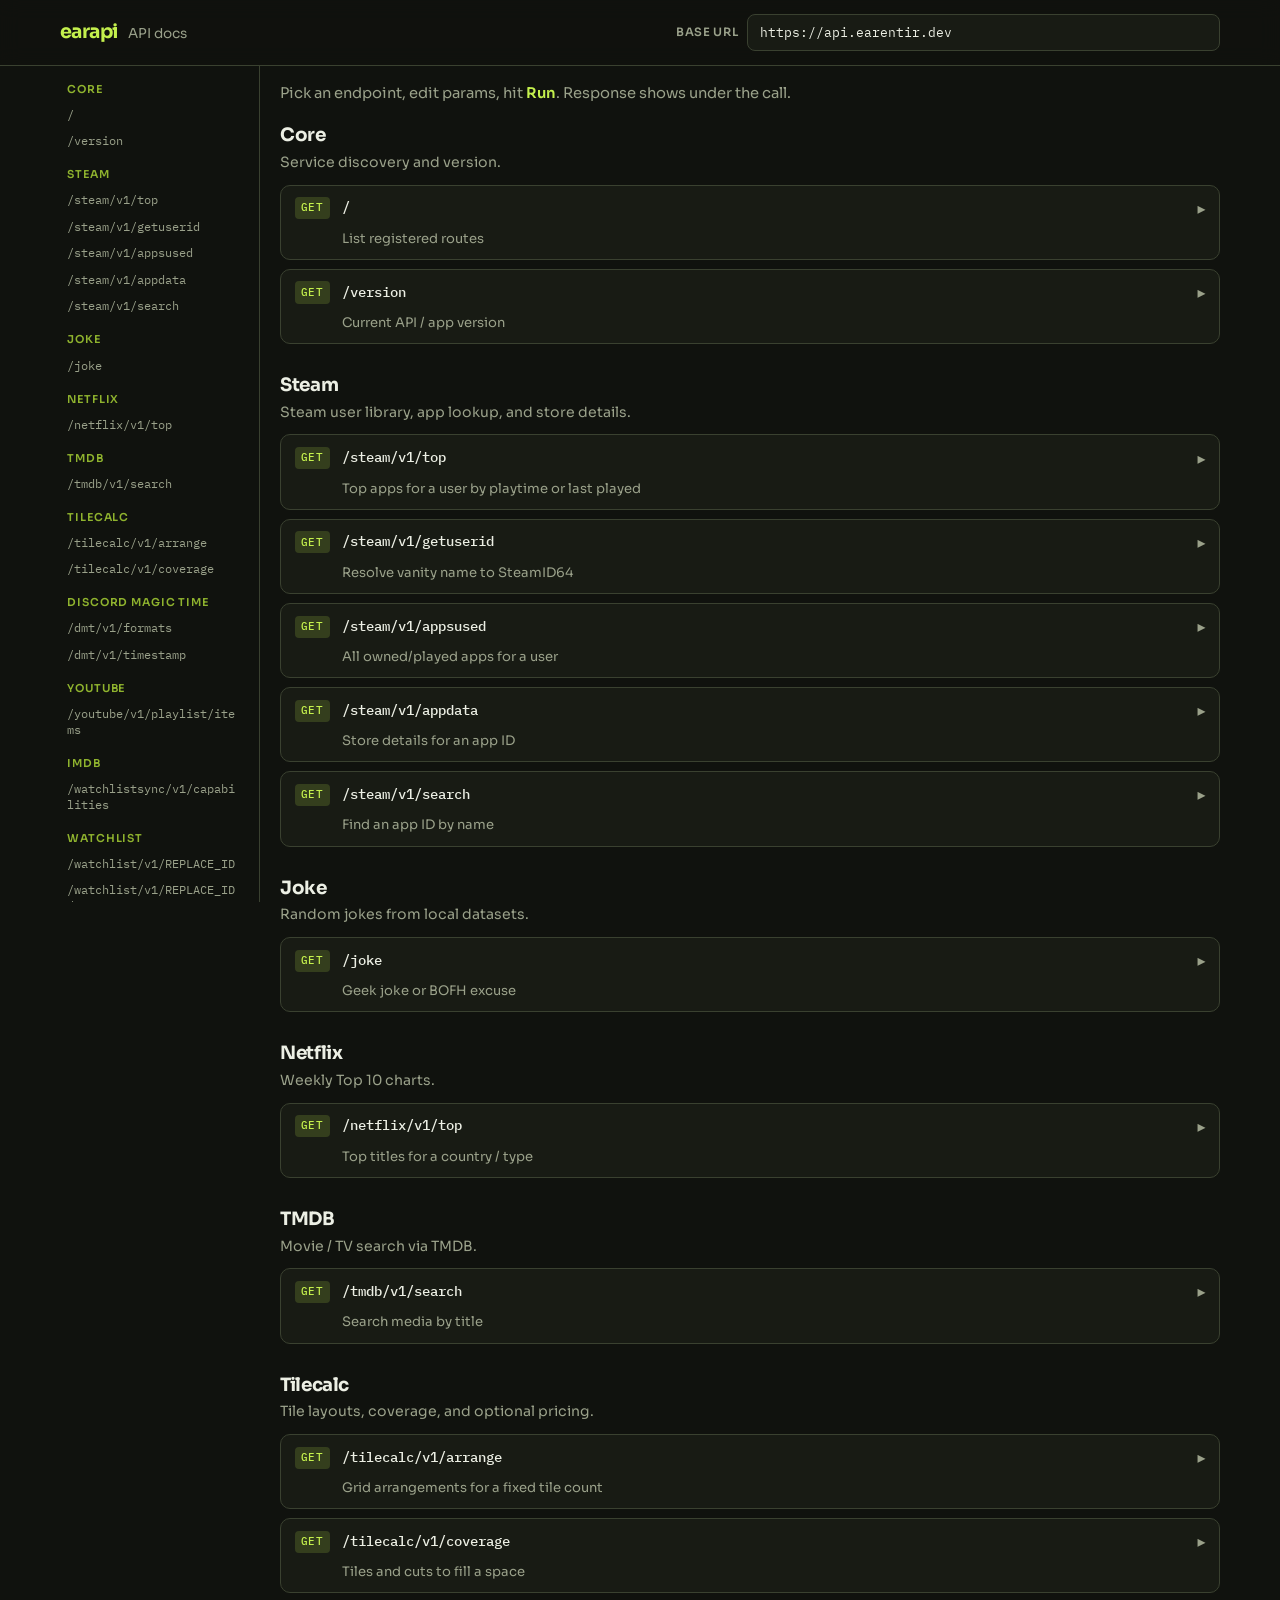
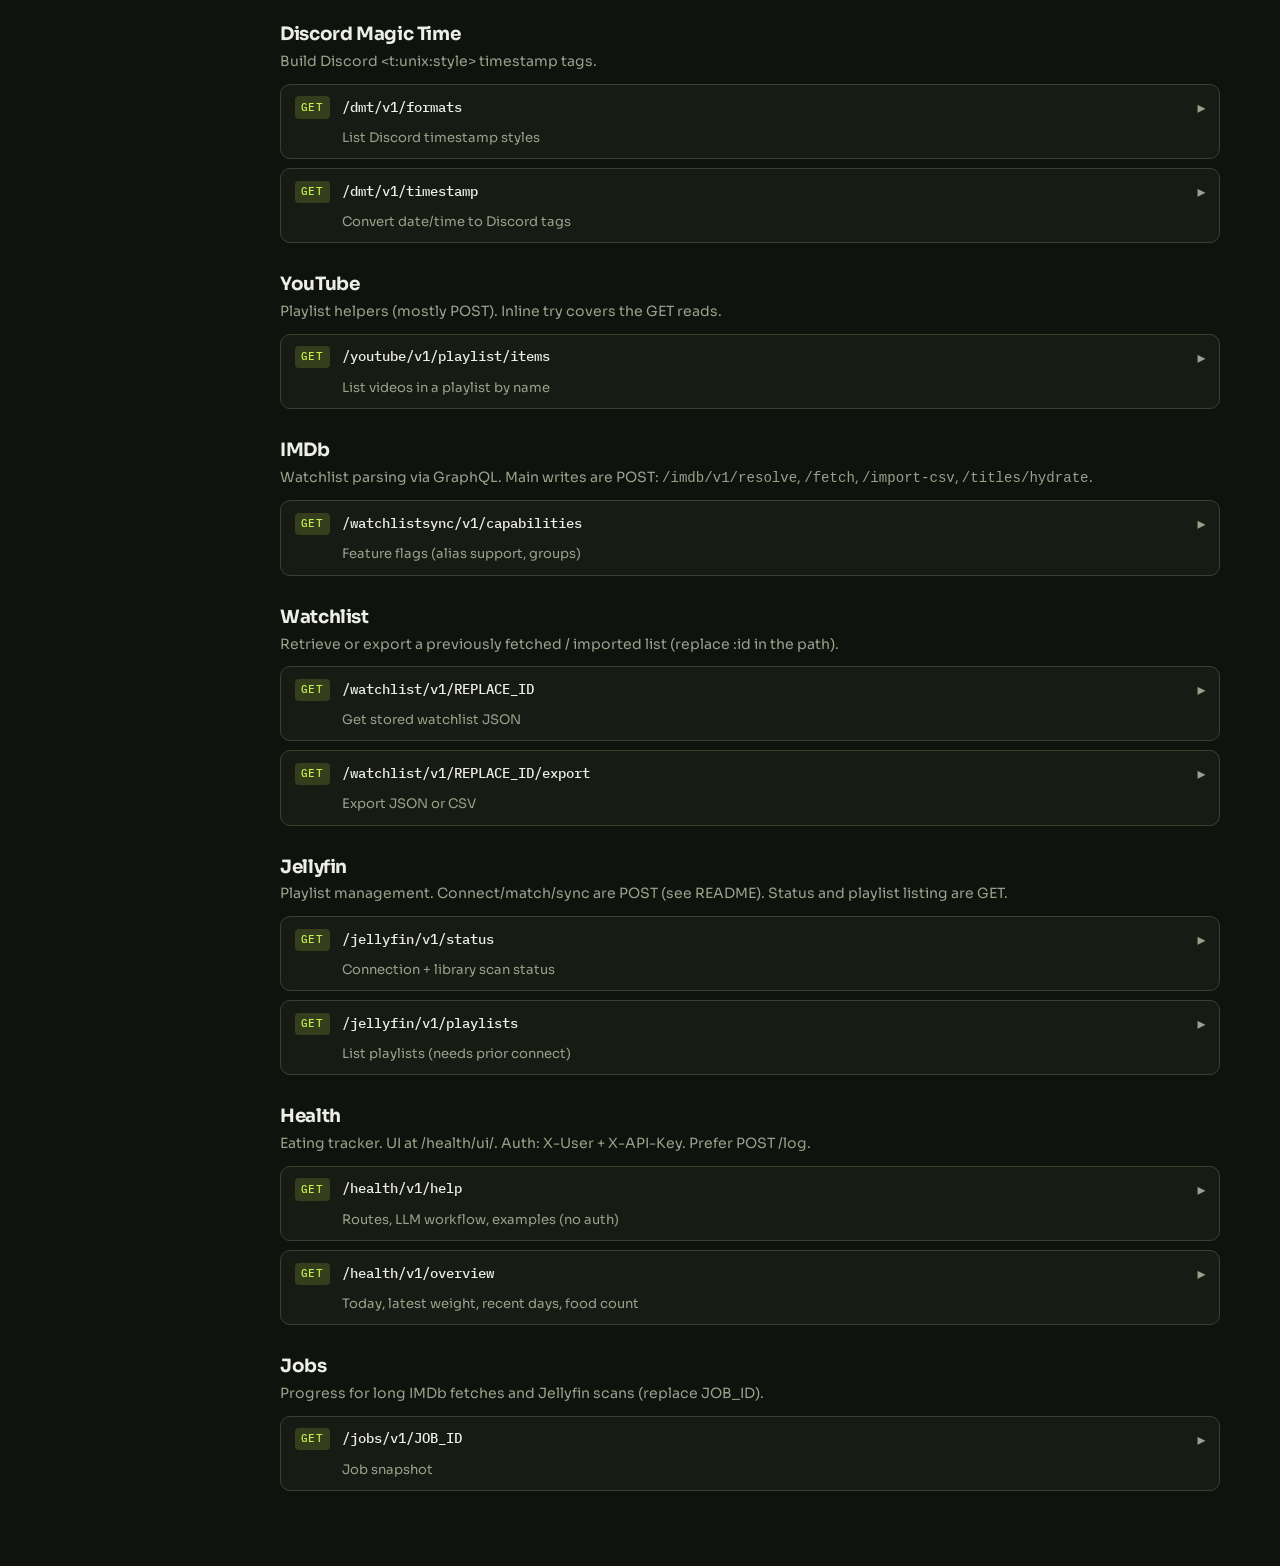
<file: doc/index.html>
<!DOCTYPE html>
<html lang="en">
<head>
  <meta charset="UTF-8">
  <meta name="viewport" content="width=device-width, initial-scale=1">
  <title>earapi API docs</title>
  <link rel="preconnect" href="https://fonts.googleapis.com">
  <link rel="preconnect" href="https://fonts.gstatic.com" crossorigin>
  <link href="https://fonts.googleapis.com/css2?family=IBM+Plex+Mono:wght@400;500&family=Sora:wght@400;500;600;700&display=swap" rel="stylesheet">
  <link rel="stylesheet" href="styles.css?v=3">
</head>
<body>
  <header class="topbar">
    <div class="topbar-inner">
      <div class="brand-block">
        <span class="brand">earapi</span>
        <span class="brand-sub">API docs</span>
      </div>
      <label class="base-field">
        <span>Base URL</span>
        <input id="baseUrl" type="text" value="https://api.earentir.dev" spellcheck="false" autocomplete="off">
      </label>
    </div>
  </header>

  <div class="page">
    <aside class="sidebar">
      <nav class="toc" id="toc"></nav>
    </aside>
    <main class="content" id="top">
      <p class="intro">Pick an endpoint, edit params, hit <strong>Run</strong>. Response shows under the call.</p>
      <div id="endpoints"></div>
    </main>
  </div>
  <script src="script.js?v=4"></script>
</body>
</html>
</file>
<file: doc/styles.css>
:root {
  --bg: #10120e;
  --bg-elev: #181b14;
  --bg-panel: #22261c;
  --line: #3a4130;
  --text: #ecefe4;
  --muted: #9aa18a;
  --accent: #c4f04d;
  --accent-dim: #8fb32e;
  --warn: #ff8f6b;
  --ok: #7ddeb0;
  --mono: "IBM Plex Mono", ui-monospace, monospace;
  --sans: "Sora", system-ui, sans-serif;
}

* { box-sizing: border-box; }
html { scroll-behavior: smooth; }

body {
  margin: 0;
  min-height: 100vh;
  background: var(--bg);
  color: var(--text);
  font-family: var(--sans);
  line-height: 1.45;
}

.topbar {
  position: sticky;
  top: 0;
  z-index: 20;
  border-bottom: 1px solid var(--line);
  background: rgba(16, 18, 14, 0.94);
  backdrop-filter: blur(10px);
}

.topbar-inner {
  display: flex;
  flex-wrap: wrap;
  gap: 0.85rem 1.25rem;
  align-items: center;
  justify-content: space-between;
  max-width: 1200px;
  margin: 0 auto;
  padding: 0.85rem 1.25rem;
}

.brand-block {
  display: flex;
  align-items: baseline;
  gap: 0.65rem;
}

.brand {
  color: var(--accent);
  font-weight: 700;
  font-size: 1.2rem;
  letter-spacing: -0.03em;
}

.brand-sub {
  color: var(--muted);
  font-size: 0.85rem;
}

.base-field {
  display: flex;
  align-items: center;
  gap: 0.55rem;
  flex: 1 1 18rem;
  max-width: 34rem;
}

.base-field > span {
  color: var(--muted);
  font-size: 0.72rem;
  font-weight: 600;
  letter-spacing: 0.06em;
  text-transform: uppercase;
  white-space: nowrap;
}

.base-field input,
.param input,
.param select {
  width: 100%;
  border: 1px solid var(--line);
  border-radius: 8px;
  background: var(--bg-elev);
  color: var(--text);
  font-family: var(--mono);
  font-size: 0.84rem;
  padding: 0.55rem 0.7rem;
}

.base-field input:focus,
.param input:focus {
  outline: 2px solid color-mix(in srgb, var(--accent) 40%, transparent);
  border-color: var(--accent-dim);
}

.page {
  display: grid;
  grid-template-columns: 220px minmax(0, 1fr);
  max-width: 1200px;
  margin: 0 auto;
  min-height: calc(100vh - 64px);
}

.sidebar {
  position: sticky;
  top: 64px;
  align-self: start;
  min-width: 0;
  max-height: calc(100vh - 64px);
  overflow-x: hidden;
  overflow-y: auto;
  padding: 1rem 0.85rem 2rem 1.25rem;
  border-right: 1px solid var(--line);
  scrollbar-width: thin;
  scrollbar-color: color-mix(in srgb, var(--accent-dim) 55%, var(--line)) var(--bg-elev);
}

.sidebar::-webkit-scrollbar {
  width: 9px;
}

.sidebar::-webkit-scrollbar-track {
  margin: 0.35rem 0;
  background: transparent;
  border-radius: 6px;
}

.sidebar::-webkit-scrollbar-thumb {
  background: color-mix(in srgb, var(--line) 85%, var(--bg-panel));
  border: 2px solid var(--bg-elev);
  border-radius: 6px;
}

.sidebar::-webkit-scrollbar-thumb:hover {
  background: color-mix(in srgb, var(--accent-dim) 45%, var(--line));
}

.toc {
  display: flex;
  flex-direction: column;
  gap: 0.1rem;
  min-width: 0;
  overflow-x: hidden;
}

.toc a {
  color: var(--muted);
  text-decoration: none;
  font-family: var(--mono);
  font-size: 0.74rem;
  padding: 0.28rem 0.45rem;
  border-radius: 5px;
  overflow-wrap: anywhere;
  word-break: break-word;
  line-height: 1.35;
}

.toc a:hover { color: var(--text); background: var(--bg-panel); }

.toc .toc-group {
  margin-top: 0.75rem;
  margin-bottom: 0.2rem;
  padding: 0 0.45rem;
  color: var(--accent-dim);
  font-size: 0.68rem;
  font-weight: 600;
  letter-spacing: 0.08em;
  text-transform: uppercase;
}

.toc .toc-group:first-child { margin-top: 0; }

.content {
  padding: 1.1rem 1.25rem 3rem;
}

.intro {
  margin: 0 0 1.1rem;
  color: var(--muted);
  font-size: 0.92rem;
}

.intro strong { color: var(--accent); font-weight: 600; }

.group {
  margin-bottom: 1.75rem;
}

.group-title {
  margin: 0 0 0.2rem;
  font-size: 1.15rem;
  letter-spacing: -0.02em;
}

.group-desc {
  margin: 0 0 0.75rem;
  color: var(--muted);
  font-size: 0.88rem;
}

.endpoint {
  margin-bottom: 0.55rem;
  border: 1px solid var(--line);
  border-radius: 10px;
  background: var(--bg-elev);
  overflow: hidden;
}

.endpoint-head {
  display: grid;
  grid-template-columns: auto 1fr auto;
  gap: 0.55rem 0.75rem;
  align-items: center;
  padding: 0.7rem 0.85rem;
  cursor: pointer;
  user-select: none;
}

.endpoint-head:hover { background: var(--bg-panel); }

.method {
  font-family: var(--mono);
  font-size: 0.68rem;
  font-weight: 500;
  letter-spacing: 0.04em;
  padding: 0.2rem 0.4rem;
  border-radius: 4px;
  background: color-mix(in srgb, var(--accent) 16%, transparent);
  color: var(--accent);
}

.method.post {
  background: color-mix(in srgb, var(--warn) 16%, transparent);
  color: var(--warn);
}

.path {
  font-family: var(--mono);
  font-size: 0.86rem;
  font-weight: 500;
}

.summary {
  grid-column: 2 / -1;
  color: var(--muted);
  font-size: 0.82rem;
}

.chev {
  grid-row: 1;
  grid-column: 3;
  color: var(--muted);
  transition: transform 0.15s ease;
}

.endpoint.open .chev { transform: rotate(90deg); }

.endpoint-body {
  display: none;
  padding: 0 0.85rem 0.95rem;
  border-top: 1px solid var(--line);
}

.endpoint.open .endpoint-body { display: block; padding-top: 0.85rem; }

.params {
  display: grid;
  gap: 0.65rem;
  margin: 0 0 0.75rem;
}

@media (min-width: 700px) {
  .params { grid-template-columns: repeat(2, minmax(0, 1fr)); }
}

.param label, .param { display: grid; gap: 0.25rem; }

.param .label-row {
  display: flex;
  flex-wrap: wrap;
  align-items: baseline;
  gap: 0.35rem;
  font-size: 0.78rem;
}

.param .name { font-family: var(--mono); color: var(--text); }
.param .req {
  color: var(--warn);
  font-size: 0.68rem;
  font-weight: 600;
  text-transform: uppercase;
}
.param .hint { color: var(--muted); font-size: 0.72rem; }

.actions {
  display: flex;
  flex-wrap: wrap;
  gap: 0.5rem;
  align-items: center;
  margin-bottom: 0.7rem;
}

.btn {
  appearance: none;
  border: 0;
  border-radius: 7px;
  background: var(--accent);
  color: #10120e;
  font-family: var(--sans);
  font-weight: 600;
  font-size: 0.84rem;
  padding: 0.48rem 0.85rem;
  cursor: pointer;
}

.btn:hover { filter: brightness(1.06); }
.btn:disabled { opacity: 0.55; cursor: wait; }

.btn-ghost {
  background: transparent;
  color: var(--muted);
  border: 1px solid var(--line);
}

.btn-ghost:hover {
  color: var(--text);
  border-color: var(--muted);
}

.url-preview {
  font-family: var(--mono);
  font-size: 0.72rem;
  color: var(--muted);
  word-break: break-all;
  margin: 0 0 0.7rem;
  padding: 0.55rem 0.65rem;
  border-radius: 7px;
  background: var(--bg);
  border: 1px dashed var(--line);
}

.result {
  margin: 0;
  padding: 0.75rem 0.85rem;
  border-radius: 8px;
  background: #0b0d09;
  border: 1px solid var(--line);
  color: #d5dec0;
  font-family: var(--mono);
  font-size: 0.76rem;
  line-height: 1.4;
  max-height: 22rem;
  overflow: auto;
  white-space: pre-wrap;
  word-break: break-word;
}

.result.empty { color: var(--muted); }
.result.error {
  color: #ffb4a2;
  border-color: color-mix(in srgb, var(--warn) 40%, var(--line));
}

.status-pill {
  font-family: var(--mono);
  font-size: 0.72rem;
  padding: 0.18rem 0.4rem;
  border-radius: 999px;
  border: 1px solid var(--line);
  color: var(--muted);
}

.status-pill.ok {
  color: var(--ok);
  border-color: color-mix(in srgb, var(--ok) 40%, var(--line));
}

.status-pill.bad {
  color: var(--warn);
  border-color: color-mix(in srgb, var(--warn) 40%, var(--line));
}

@media (max-width: 860px) {
  .page { grid-template-columns: 1fr; }
  .sidebar {
    position: static;
    max-height: none;
    border-right: 0;
    border-bottom: 1px solid var(--line);
    padding-bottom: 0.75rem;
  }
  .toc { flex-direction: row; flex-wrap: wrap; gap: 0.3rem; }
  .toc .toc-group { width: 100%; margin-top: 0.4rem; }
}
</file>
